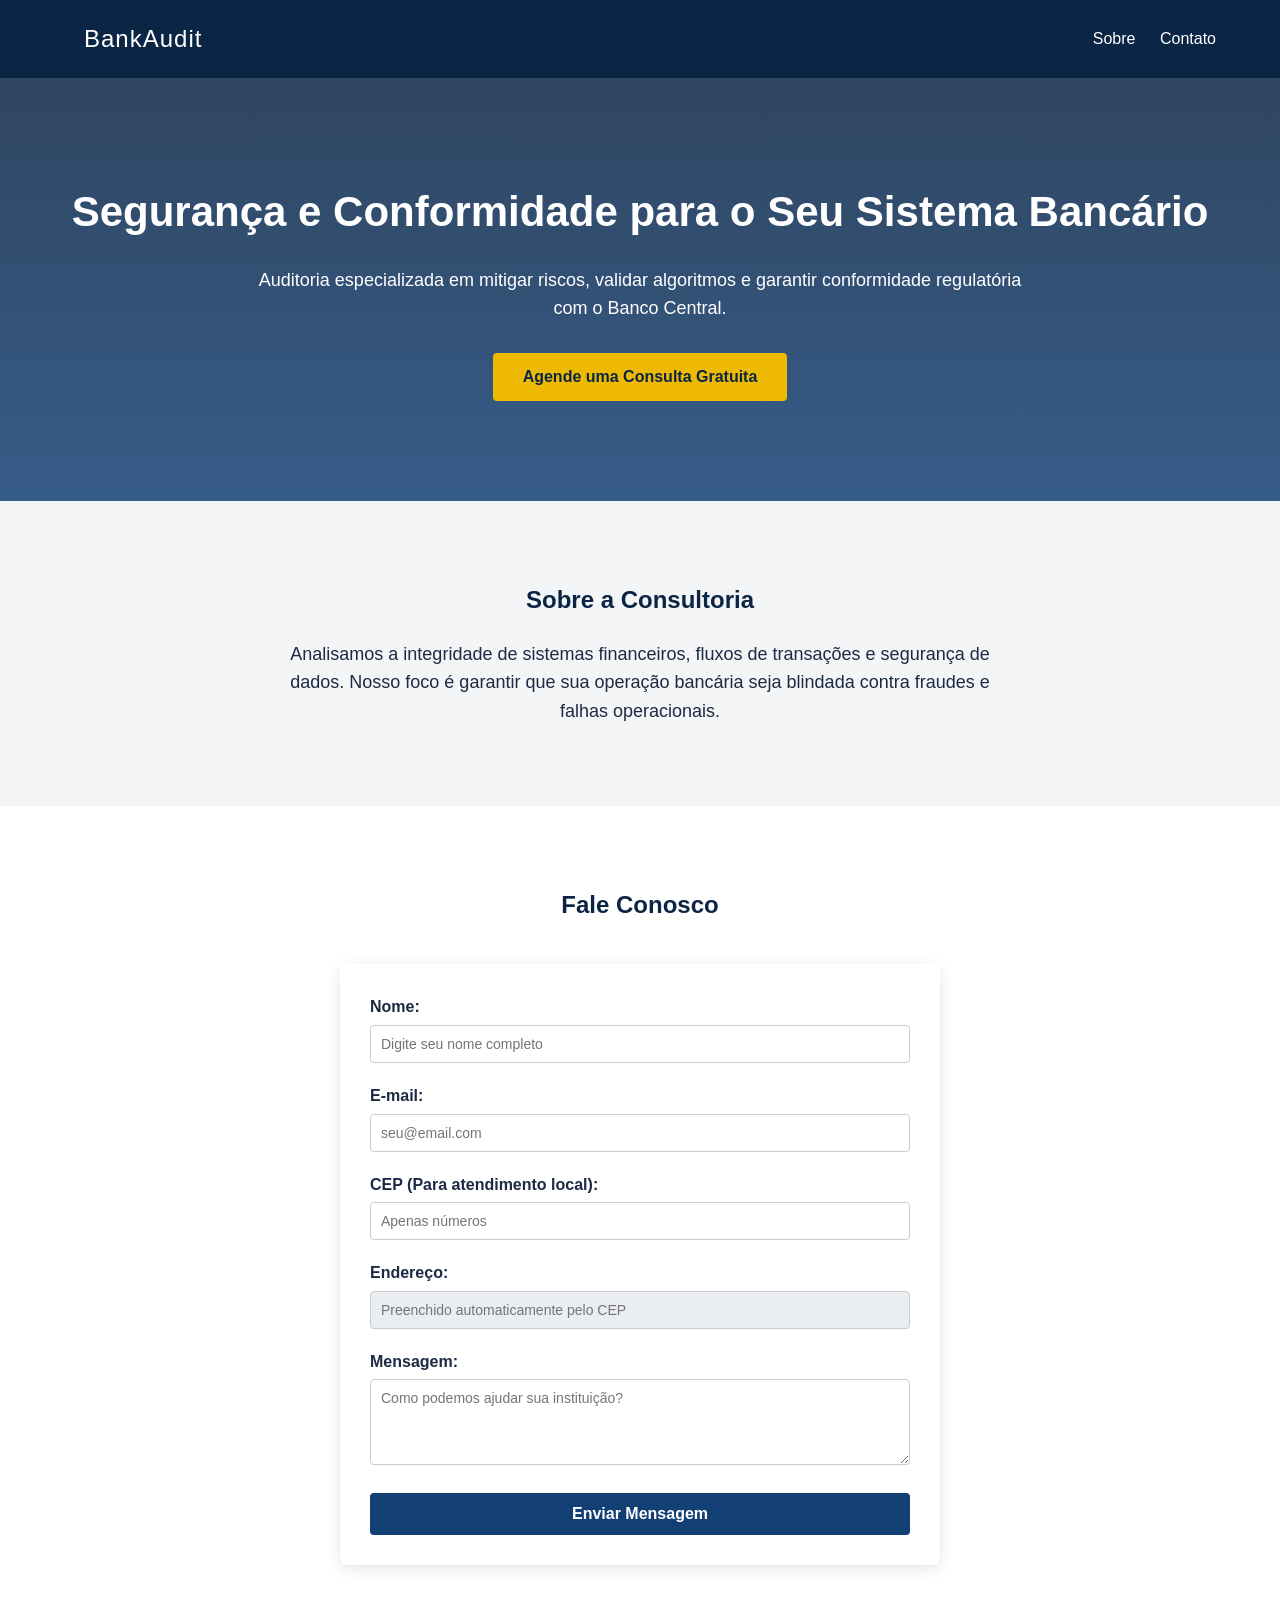
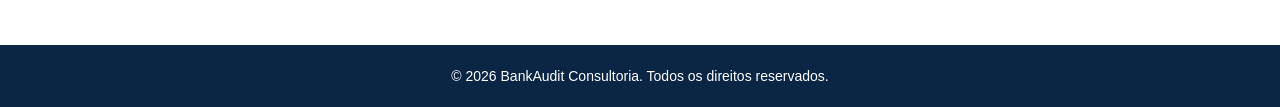
<file: site/index.html>
<!DOCTYPE html>
<html lang="pt-BR">

<head>
  <meta charset="UTF-8">
  <meta name="viewport" content="width=device-width, initial-scale=1.0">
  <title>BankAudit - Consultoria Especializada</title>
  <link rel="stylesheet" href="../site/css/style.css" />
</head>

<body>
  <header>
    <div class="container">
      <nav class="logo"><a href="#banner-principal">BankAudit</a></nav>
      <nav>
        <a href="#sobre">Sobre</a>
        <a href="#contato">Contato</a>
      </nav>
    </div>
  </header>
  <section id="banner-principal" class="banner-principal">
    <div class="container">
      <h1>Segurança e Conformidade para o Seu Sistema Bancário</h1>
      <p>Auditoria especializada em mitigar riscos, validar algoritmos e garantir conformidade regulatória com o Banco Central.</p>
      <button id="btnBanner" class="btn-banner">Agende uma Consulta Gratuita</button>
    </div>
  </section>

  <section id="sobre" class="sobre">
    <div class="container">
      <h2>Sobre a Consultoria</h2>
      <p>Analisamos a integridade de sistemas financeiros, fluxos de transações e segurança de dados. Nosso foco é
        garantir que sua operação bancária seja blindada contra fraudes e falhas operacionais.</p>
    </div>
  </section>

  <section id="contato" class="contato">
    <div class="container">
      <h2>Fale Conosco</h2>
      <div class="contato-grid">

        <form id="formContato">
          <div class="form-group">
            <label for="nome">Nome:</label>
            <input type="text" id="nome" required placeholder="Digite seu nome completo">
          </div>
          <div class="form-group">
            <label for="email">E-mail:</label>
            <input type="email" id="email" required placeholder="seu@email.com">
          </div>
          <div class="form-group">
            <label for="cep">CEP (Para atendimento local):</label>
            <input type="text" id="cep" maxlength="8" required placeholder="Apenas números">
          </div>
          <div class="form-group">
            <label for="endereco">Endereço:</label>
            <input type="text" id="endereco" readonly placeholder="Preenchido automaticamente pelo CEP">
          </div>
          <div class="form-group">
            <label for="mensagem">Mensagem:</label>
            <textarea id="mensagem" rows="4" required placeholder="Como podemos ajudar sua instituição?"></textarea>
          </div>
          <button type="submit" class="btn-enviar-mensagem">Enviar Mensagem</button>
        </form>

      </div>
    </div>
  </section>
  <footer>
    <p>&copy; 2026 BankAudit Consultoria. Todos os direitos reservados.</p>
  </footer>
</body>
<script src="../site/js/scripts.js"></script>
</html>
</file>
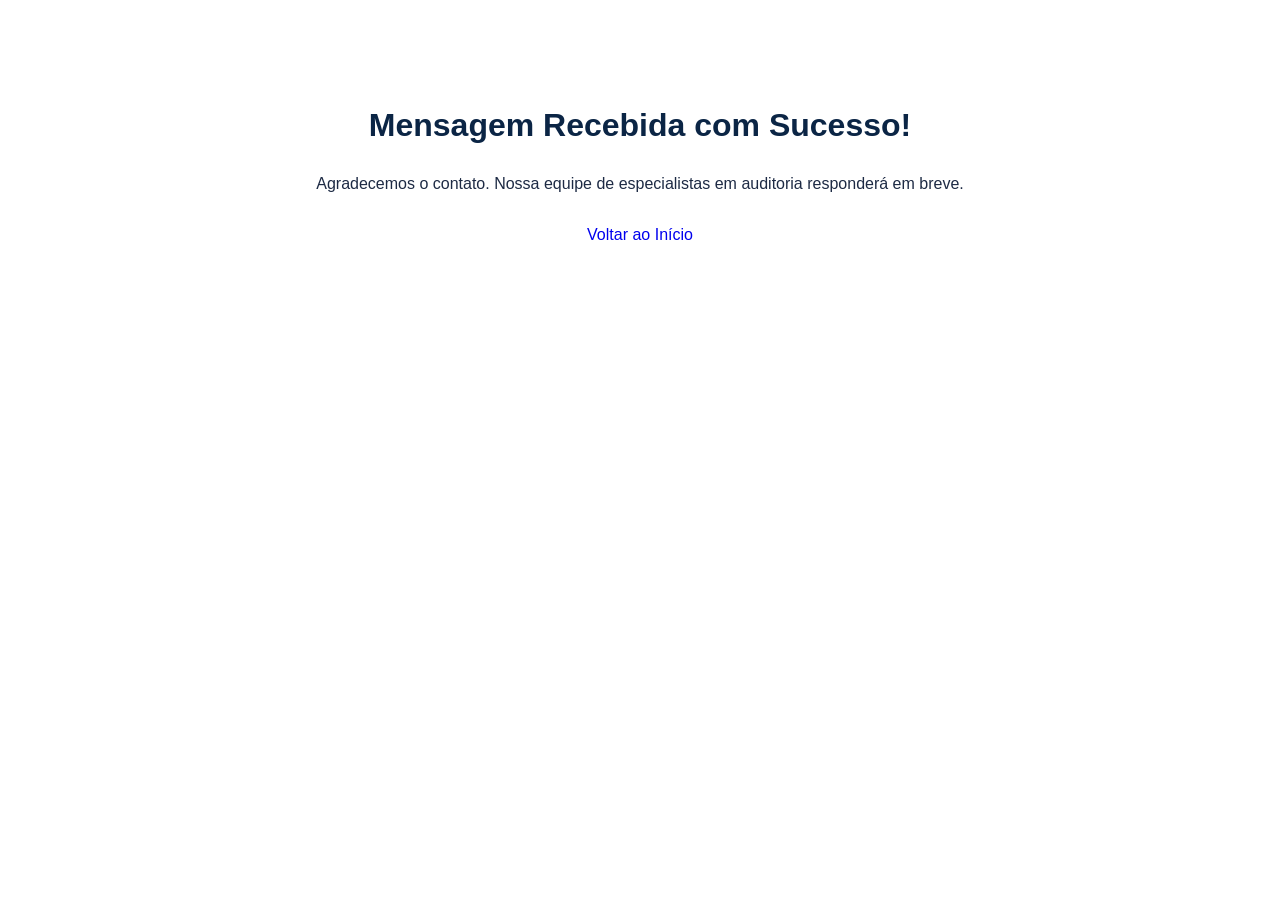
<file: site/pages/saldacoes.html>
<!DOCTYPE html>
<html lang="pt-BR">
<head>
    <meta charset="UTF-8">
    <meta name="viewport" content="width=device-width, initial-scale=1.0">
    <title>Obrigado - BankAudit</title>
    <!-- Como esta página está dentro de uma pasta, ela precisa voltar um nível (../) para achar o CSS -->
    <link rel="stylesheet" href="../css/style.css">
    <style>
        .obrigado-container {
            text-align: center;
            padding: 100px 20px;
        }
        .obrigado-container h1 {
            color: #0B2545;
            margin-bottom: 20px;
        }
    </style>
</head>
<body>
    <div class="obrigado-container">
        <h1>Mensagem Recebida com Sucesso!</h1>
        <p>Agradecemos o contato. Nossa equipe de especialistas em auditoria responderá em breve.</p>
        <br>
        <a href="../index.html" class="btn-primary" style="text-decoration: none; display: inline-block;">Voltar ao Início</a>
    </div>
</body>
</html>
</file>
<file: site/css/style.css>
/* Configuracoes Gerais e Cores*/
:root {
    --cor-primaria: #0B2545;
    --cor-secundaria: #134074;
    --cor-destaque: #EEB902;
    --fundo-branco: #F4F5F7;
    --texto_escuro: #1D2A44;
    --cor-branca: #FFFFFF;
}

* {
    margin: 0;
    padding: 0;
    box-sizing: border-box;
    font-family: 'Segoe UI', Tahoma, Geneva, Verdana, sans-serif;
}

body {
    background-color: var(--cor-branca);
    color: var(--texto_escuro);
    line-height: 1.6;
}

.container {
    width: 90%;
    max-width: 1200px;
    margin: 0 auto;
}

/* Cabecalho */
header {
    background-color: var(--cor-primaria);
    padding: 20px 0;
    position: sticky;
    top: 0;
    z-index: 1000;
}

header .container {
    display: flex;
    justify-content: space-between;
    align-items: center;
}

.logo {
    color: var(--cor-branca);
    font-size: 24px;
    font-weight: bold;
    letter-spacing: 1px;
}

nav a {
    color: var(--cor-branca);
    text-decoration: none;
    margin-left: 20px;
    font-weight: 500;
    transition: color 0.3s;
}

nav a:hover {
    color: var(--cor-destaque);
}

/* Rodape */
footer {
    background-color: var(--cor-primaria);
    color: var(--cor-branca);
    text-align: center;
    padding: 20px 0;
    font-size: 14px;
}

/* banner-principal Section */
.banner-principal {
    background: linear-gradient(rgba(11, 37, 69, 0.85), rgba(19, 64, 116, 0.85)), url('https://unsplash.com') no-repeat center center/cover;
    color: var(--cor-branca);
    padding: 100px 0;
    text-align: center;
}

.banner-principal h1 {
    font-size: 42px;
    margin-bottom: 20px;
}

.banner-principal p {
    font-size: 18px;
    max-width: 800px;
    margin: 0 auto 30px auto;
}

.btn-banner {
    background-color: var(--cor-destaque);
    color: var(--cor-primaria);
    border: none;
    padding: 15px 30px;
    font-size: 16px;
    font-weight: bold;
    cursor: pointer;
    border-radius: 4px;
    transition: background 0.3s;
}

.btn-banner:hover {
    background-color: #dca902;
}

/* Sobre */
.sobre {
    padding: 80px 0;
    text-align: center;
    background-color: var(--fundo-branco);
}

.sobre h2 {
    margin-bottom: 20px;
    color: var(--cor-primaria);
}

.sobre p {
    max-width: 700px;
    margin: 0 auto;
    font-size: 18px;
}

/* Contato */
.contato {
    padding: 80px 0;
}

.contato h2 {
    text-align: center;
    margin-bottom: 40px;
    color: var(--cor-primaria);
}

form {
    background: var(--cor-branca);
    padding: 30px;
    border-radius: 8px;
    box-shadow: 0 4px 15px rgba(0,0,0,0.1);
    max-width: 600px;
    margin: 0 auto;
}

.form-group {
    margin-bottom: 20px;
}

.form-group label {
    display: block;
    margin-bottom: 5px;
    font-weight: 600;
}

.form-group input, .form-group textarea {
    width: 100%;
    padding: 10px;
    border: 1px solid #ccc;
    border-radius: 4px;
    font-size: 14px;
}

.form-group input[readonly] {
    background-color: #eaedf1;
    color: #666;
}

.btn-enviar-mensagem {
    background-color: var(--cor-secundaria);
    color: var(--cor-branca);
    border: none;
    padding: 12px 20px;
    width: 100%;
    font-size: 16px;
    font-weight: bold;
    cursor: pointer;
    border-radius: 4px;
    transition: background 0.3s;
}

.btn-enviar-mensagem:hover {
    background-color: var(--cor-primaria);
}


/* ================================================
   CONFIGURAÇÃO DE RESPONSIVIDADE (MEDIA QUERIES)
   Telas de celulares (até 768px)
   ================================================ */
@media screen and (max-width: 768px) {
    
    /* 1. Cabeçalho em modo vertical */
    header .container {
        flex-direction: column;
        gap: 15px;
    }

    nav a {
        margin: 0 10px;
    }

    /* 2. Ajuste do Banner Principal */
    .banner-principal {
        padding: 60px 0;
    }

    .banner-principal h1 {
        font-size: 28px;
    }

    .banner-principal p {
        font-size: 16px;
    }

    /* 3. Ajuste das seções gerais */
    .sobre, .contato {
        padding: 50px 0;
    }

    /* 4. Formulário ocupando a tela cheia do dispositivo */
    form {
        padding: 20px;
        width: 100%;
    }

    .btn-enviar-mensagem {
    padding: 12px 10px;
    font-size: 12px;
    }

    .btn-banner {
    padding: 12px 10px;
    font-size: 10px;
    }
}
</file>
